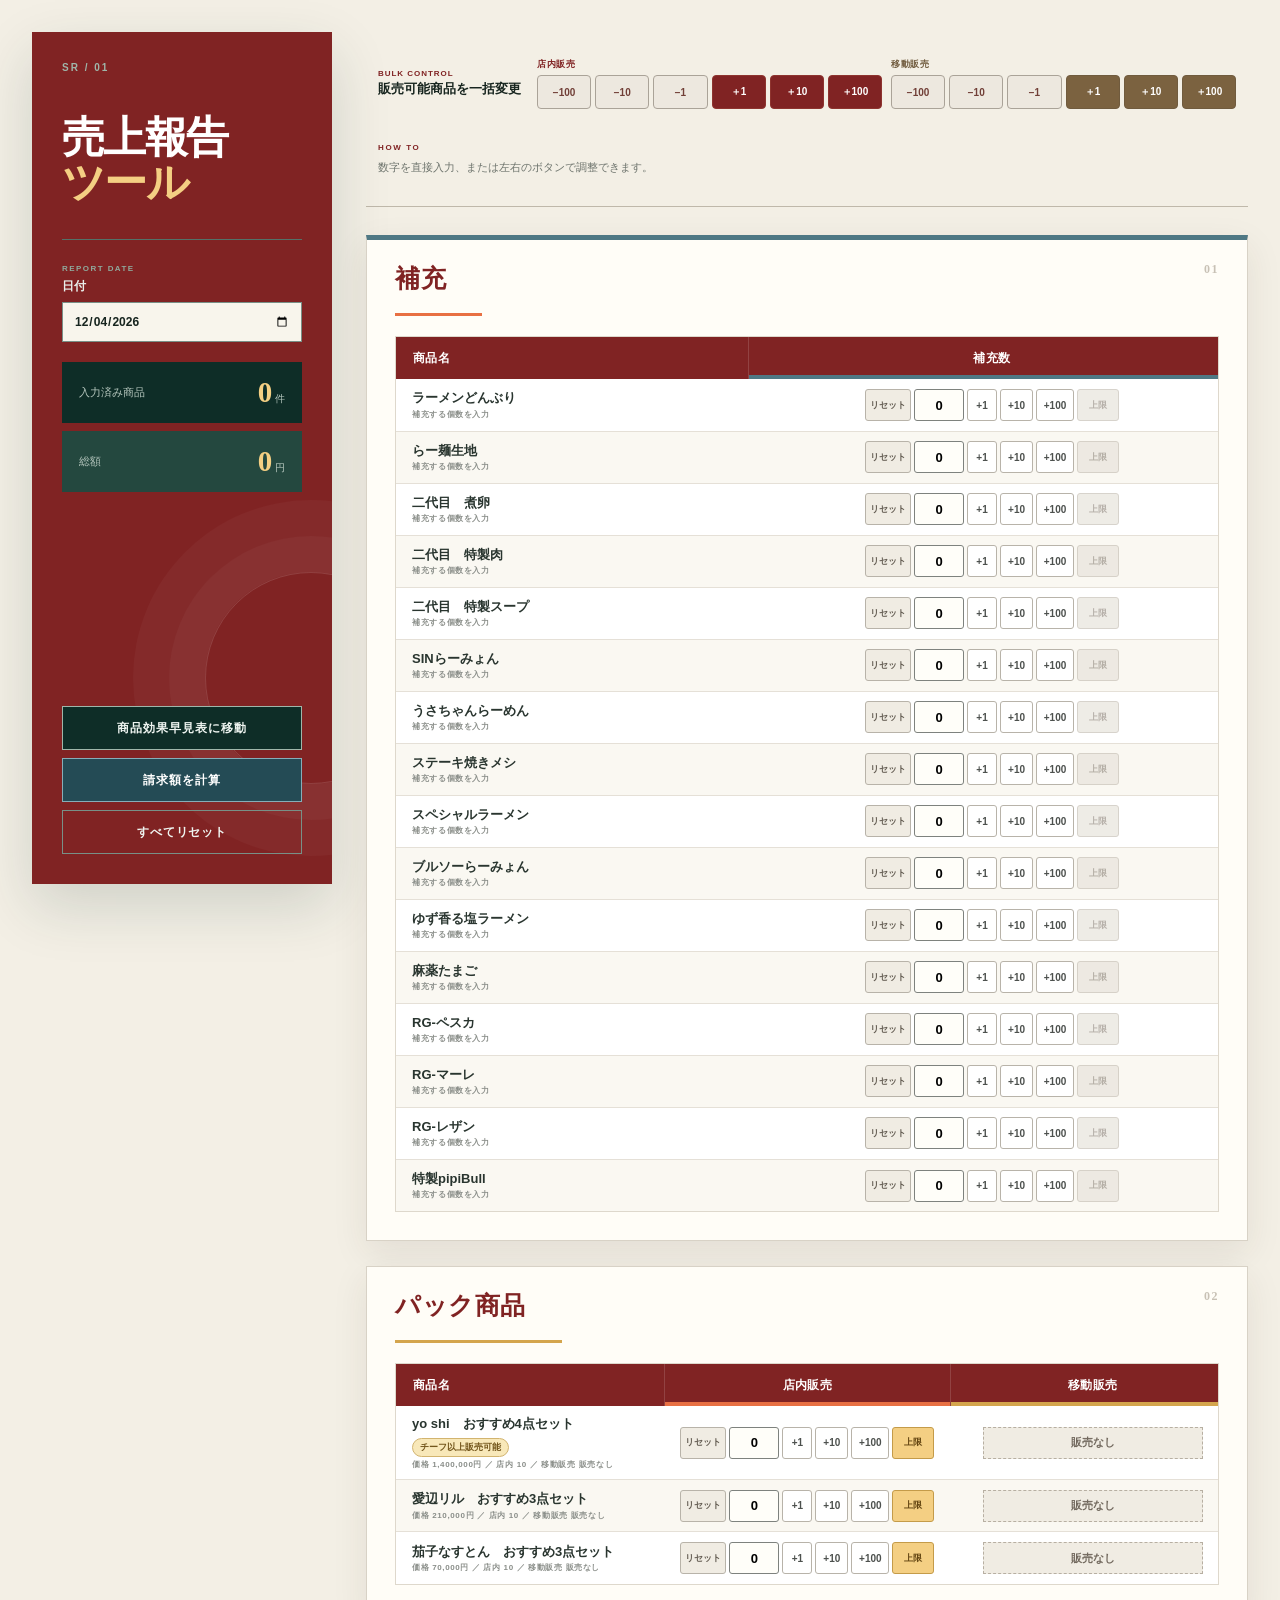
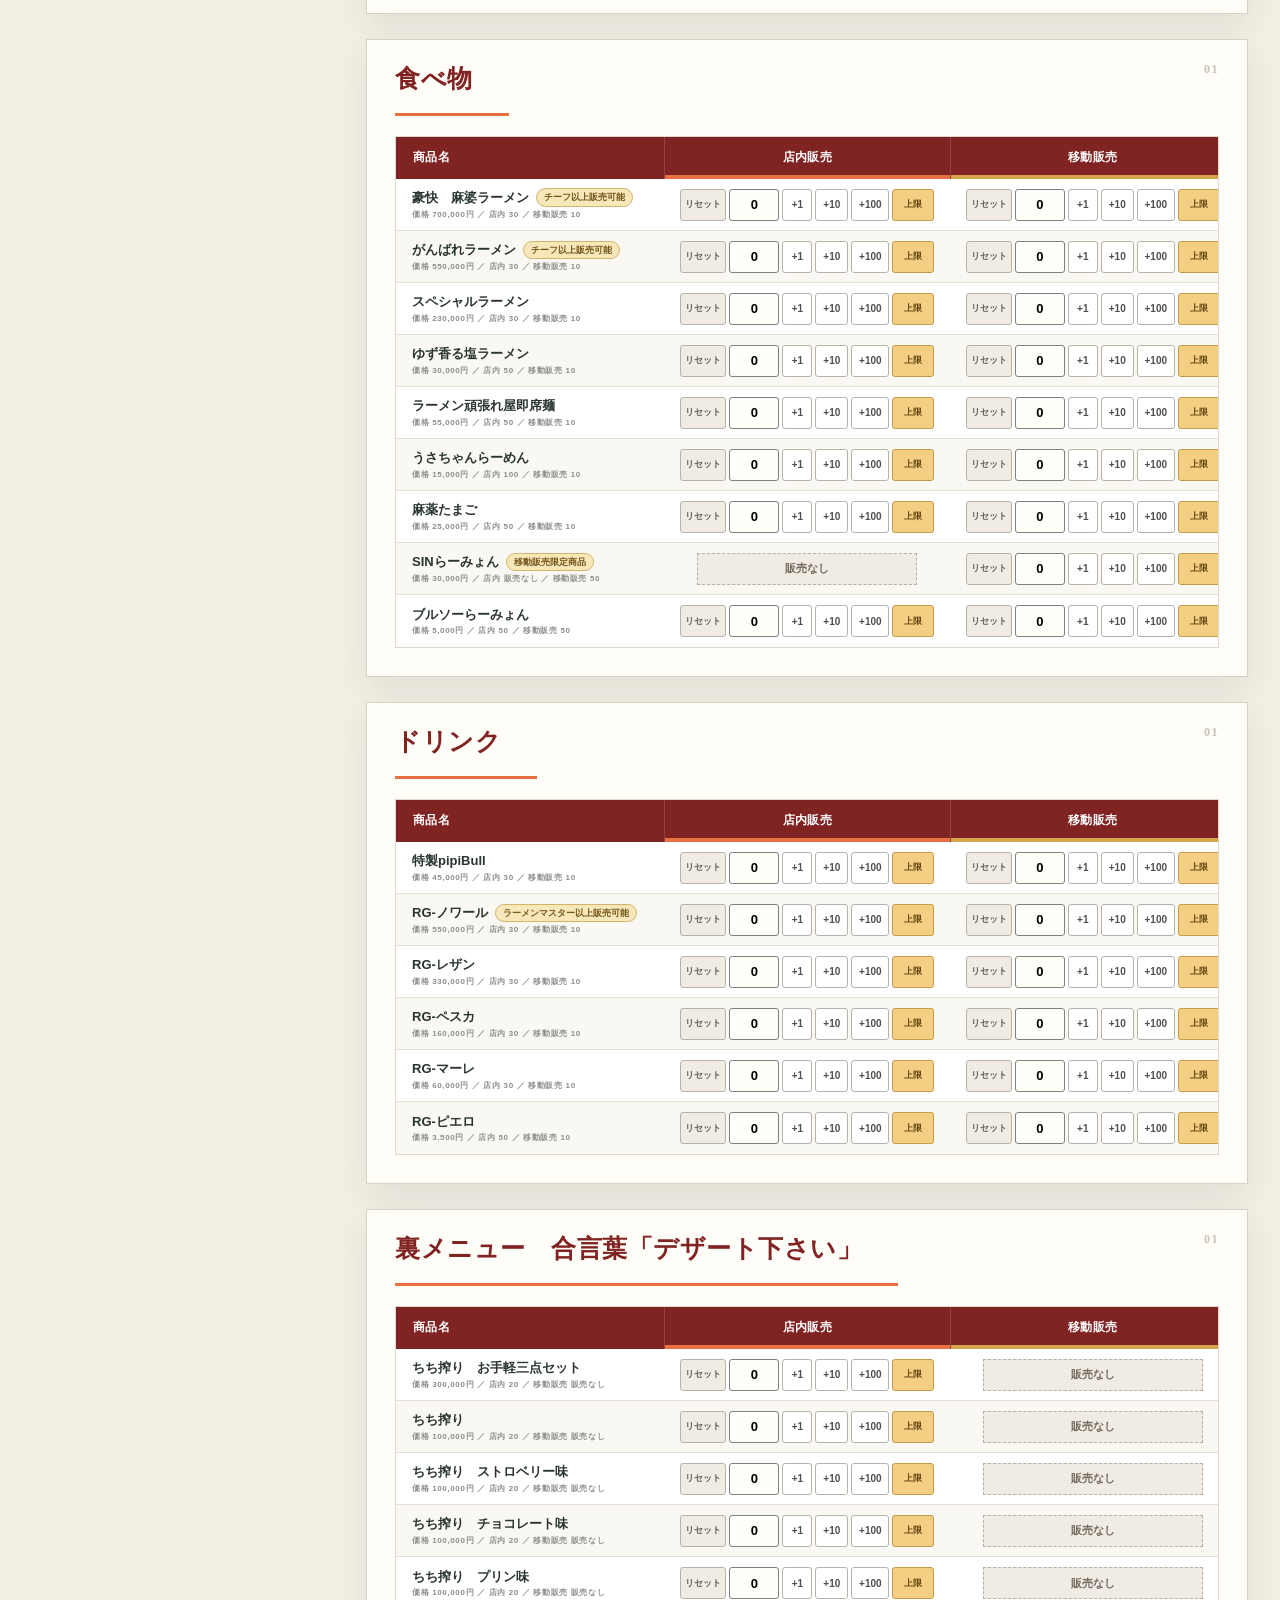
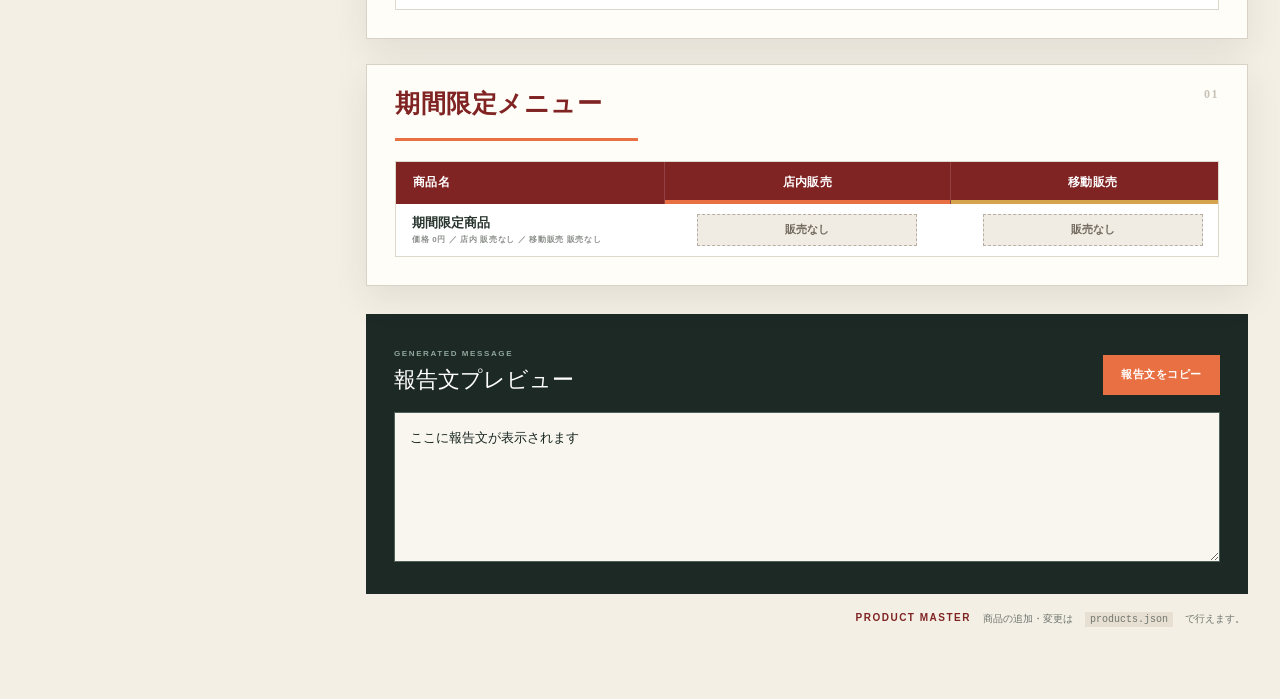
<file: index.html>
<!doctype html>
<html lang="ja">
  <head>
    <meta charset="UTF-8">
    <meta name="viewport" content="width=device-width, initial-scale=1">
    <meta name="theme-color" content="#173b33">
    <meta name="description" content="商品の販売数を入力して、報告文を作成できる売上報告ツールです。">
    <title>売上報告ツール</title>
    <link rel="icon" href="favicon.svg">
    <link rel="stylesheet" href="styles.css?v=20260919-1">
    <script src="app.js?v=20260919-2" defer></script>
  </head>
  <body>
    <main class="app-shell">
      <aside class="control-deck">
        <header class="app-header">
          <span class="brand-number">SR / 01</span>
          <h1>売上報告<br><em>ツール</em></h1>
        </header>

        <div class="report-meta">
          <label>
            <span>REPORT DATE</span>
            日付
            <input id="report-date" type="date">
          </label>
        </div>

        <div class="count-card">
          <span>入力済み商品</span>
          <p><strong id="copy-count">0</strong><small> 件</small></p>
        </div>

        <div class="total-card" aria-live="polite">
          <span>総額</span>
          <p><strong id="sales-total">0</strong><small> 円</small></p>
        </div>

        <nav class="utility-actions" aria-label="補助操作">
          <a class="effect-page-link" href="effect.html">商品効果早見表に移動</a>
          <button id="calculator-open-button" class="calculator-open-button" type="button" aria-haspopup="dialog" aria-controls="calculator-overlay" disabled>請求額を計算</button>
          <button id="reset-button" class="reset-button" type="button">すべてリセット</button>
        </nav>
      </aside>

      <section class="work-area">
        <header class="work-header">
          <div class="bulk-controls" aria-label="販売可能商品を一括加算">
            <div class="bulk-title">
              <span>BULK CONTROL</span>
              <strong>販売可能商品を一括変更</strong>
            </div>
            <div class="bulk-channel">
              <strong>店内販売</strong>
              <div class="bulk-step-buttons" aria-label="店内販売を一括変更">
                <button type="button" data-bulk-channel="inside" data-bulk-change="-100" disabled>−100</button>
                <button type="button" data-bulk-channel="inside" data-bulk-change="-10" disabled>−10</button>
                <button type="button" data-bulk-channel="inside" data-bulk-change="-1" disabled>−1</button>
                <button type="button" data-bulk-channel="inside" data-bulk-change="1" disabled>＋1</button>
                <button type="button" data-bulk-channel="inside" data-bulk-change="10" disabled>＋10</button>
                <button type="button" data-bulk-channel="inside" data-bulk-change="100" disabled>＋100</button>
              </div>
            </div>
            <div class="bulk-channel bulk-channel-mobile">
              <strong>移動販売</strong>
              <div class="bulk-step-buttons" aria-label="移動販売を一括変更">
                <button type="button" data-bulk-channel="mobile" data-bulk-change="-100" disabled>−100</button>
                <button type="button" data-bulk-channel="mobile" data-bulk-change="-10" disabled>−10</button>
                <button type="button" data-bulk-channel="mobile" data-bulk-change="-1" disabled>−1</button>
                <button type="button" data-bulk-channel="mobile" data-bulk-change="1" disabled>＋1</button>
                <button type="button" data-bulk-channel="mobile" data-bulk-change="10" disabled>＋10</button>
                <button type="button" data-bulk-channel="mobile" data-bulk-change="100" disabled>＋100</button>
              </div>
            </div>
            <small id="bulk-status" class="bulk-status" role="status"></small>
          </div>
          <p class="work-note"><span>HOW TO</span> 数字を直接入力、または左右のボタンで調整できます。</p>
        </header>

        <div id="menu-panels" class="menu-panels" aria-live="polite">
          <p class="loading">商品情報を読み込んでいます…</p>
        </div>

        <section class="report-section" aria-labelledby="report-heading">
          <div class="report-actions">
            <div>
              <span>GENERATED MESSAGE</span>
              <h2 id="report-heading">報告文プレビュー</h2>
            </div>
            <div class="copy-action">
              <span id="copy-status" role="status"></span>
              <button id="copy-button" class="copy-button" type="button">報告文をコピー</button>
            </div>
          </div>
          <textarea id="report-output" readonly>ここに報告文が表示されます</textarea>
        </section>

        <footer>
          <span>PRODUCT MASTER</span>
          商品の追加・変更は <code id="product-master-file">products.json</code> で行えます。
        </footer>
      </section>
    </main>

    <div id="calculator-overlay" class="calculator-overlay" hidden>
      <section class="calculator" role="dialog" aria-modal="true" aria-labelledby="calculator-title">
        <header class="calculator-header">
          <div>
            <span>CHECKOUT</span>
            <h2 id="calculator-title">お会計計算</h2>
          </div>
          <button id="calculator-close-button" class="calculator-close-button" type="button" aria-label="お会計計算を閉じる">×</button>
        </header>
        <p id="billing-menu-name" class="billing-menu-name"></p>
        <div id="billing-list" class="billing-list"></div>
        <div class="billing-summary" aria-live="polite">
          <div class="billing-total-area">
            <span>合計</span>
            <button id="billing-total-copy-button" class="billing-total-copy-button" type="button" aria-label="合計金額をコピー">
              <strong><span id="billing-total">0</span><small> 円</small></strong>
            </button>
            <small id="billing-copy-status" class="billing-copy-status" role="status">金額をクリックしてコピー</small>
          </div>
          <div class="billing-summary-actions">
            <button id="billing-clear-button" type="button">数量をすべてクリア</button>
            <button id="billing-apply-button" class="billing-apply-button" type="button" disabled>売り上げ報告に反映</button>
          </div>
        </div>
      </section>
    </div>
  </body>
</html>
</file>
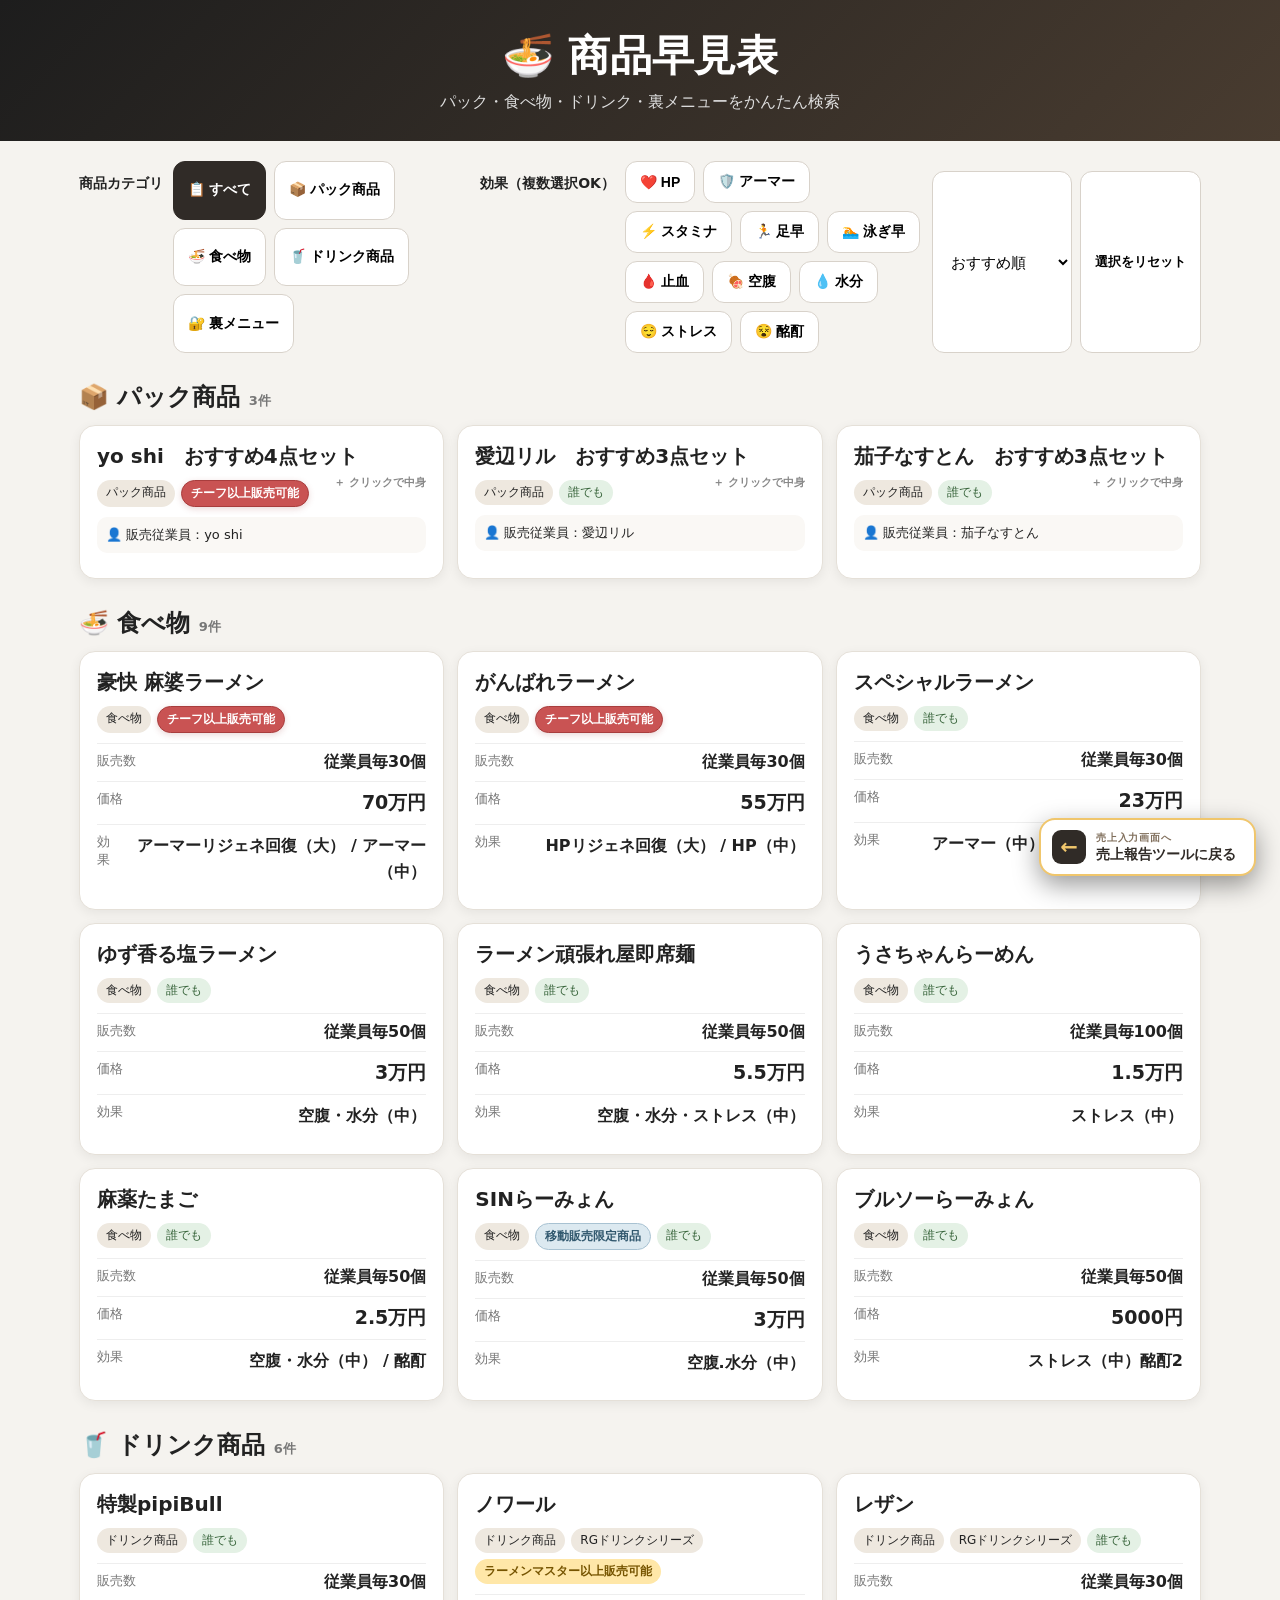
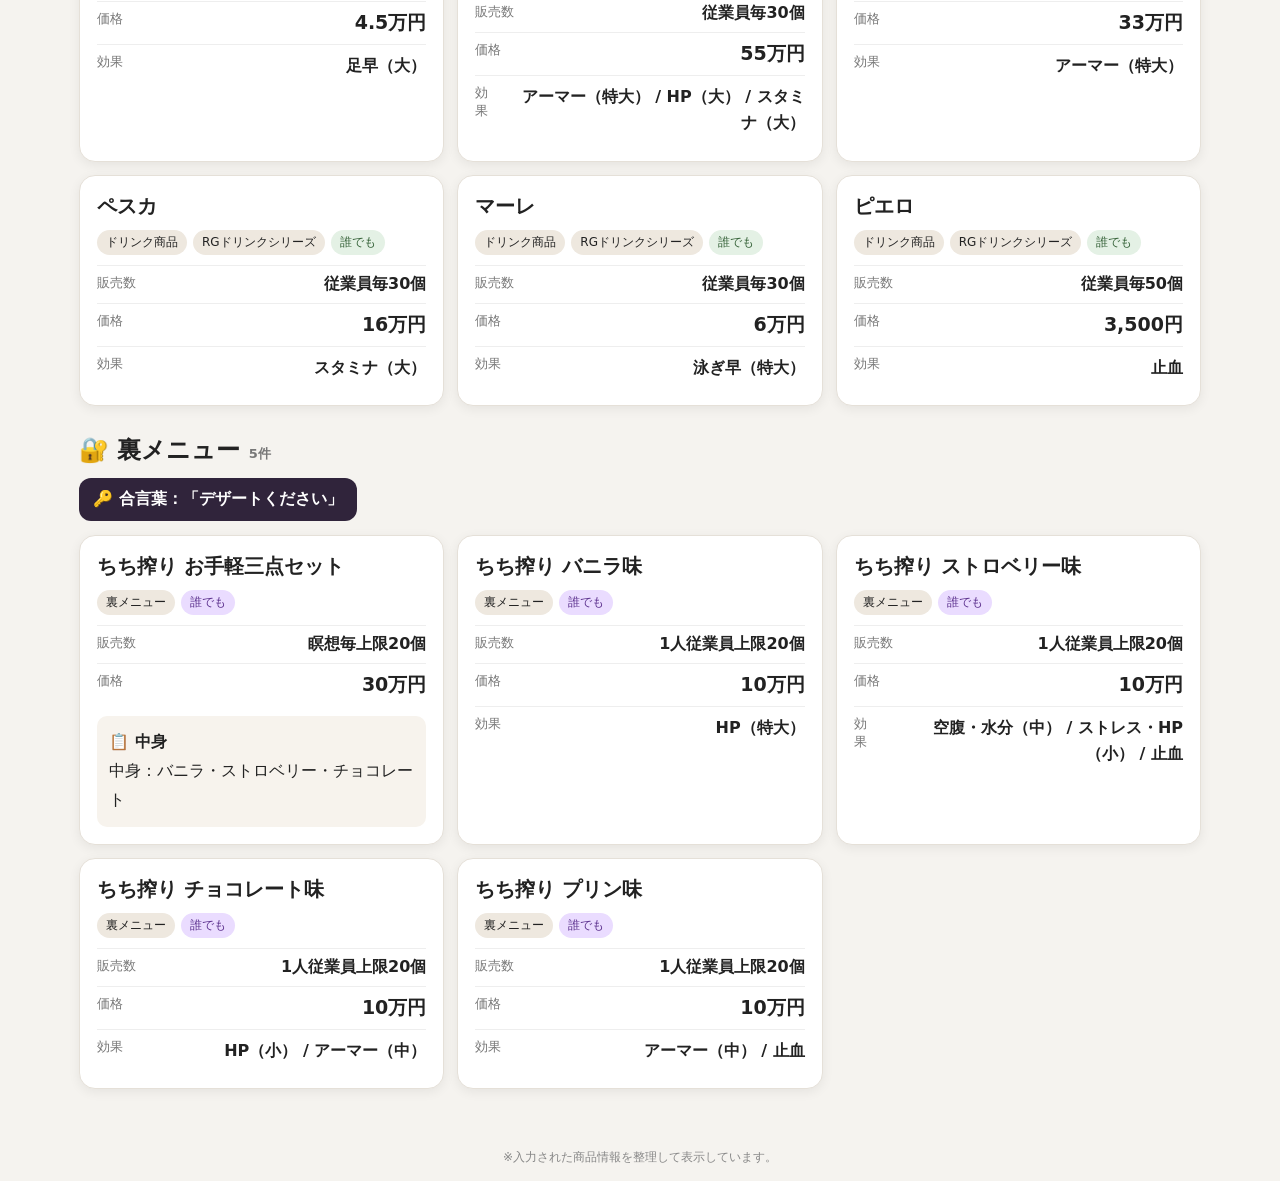
<file: effect.html>
<!doctype html>
<html lang="ja">
<head>
<meta charset="utf-8">
<meta name="viewport" content="width=device-width,initial-scale=1">
<title>商品早見表</title>
<style>
*{box-sizing:border-box}body{margin:0;font-family:system-ui,"Noto Sans JP",sans-serif;background:#f5f3ef;color:#222}
header{background:linear-gradient(135deg,#1d1d1d,#493c30);color:#fff;text-align:center;padding:28px 15px}
.back-link{position:fixed;z-index:1000;right:24px;bottom:24px;display:flex;align-items:center;gap:10px;min-height:58px;padding:9px 18px 9px 11px;border:2px solid #f0c66c;border-radius:16px;background:#fff;color:#302b27;text-align:left;text-decoration:none;box-shadow:0 9px 26px #0006;transition:transform .18s ease,background .18s ease}
.back-link:hover{background:#fff4d8;transform:translateY(-2px)}.back-link:focus-visible{outline:3px solid #302b27;outline-offset:4px}.back-link-arrow{display:grid;place-items:center;width:34px;height:34px;border-radius:9px;background:#302b27;color:#f0c66c;font-size:21px;font-weight:900}.back-link-text{display:grid;gap:1px}.back-link small{color:#806f5c;font-size:10px;font-weight:800;letter-spacing:.08em}.back-link strong{font-size:14px;white-space:nowrap}
h1{margin:0;font-size:clamp(26px,5vw,42px)}header p{margin:8px 0 0;color:#ddd}
main{max-width:1150px;margin:auto;padding:20px 14px 45px}.tools{display:flex;gap:10px;flex-wrap:wrap;margin-bottom:20px}
select{padding:12px 14px;border:1px solid #d8d2ca;border-radius:12px;background:#fff;font-size:15px}.categories{display:flex;gap:8px;flex-wrap:wrap;flex:1}.catbtn{border:1px solid #d8d2ca;background:#fff;border-radius:12px;padding:11px 14px;font-size:14px;font-weight:700;cursor:pointer}.catbtn:hover{background:#f0ece6}.catbtn.active{background:#302b27;color:#fff;border-color:#302b27}.filter-title{font-size:14px;font-weight:800;margin:14px 0 7px}.effectcats{margin-top:0}.effectcats .catbtn.active{background:#6b4f2f;border-color:#6b4f2f}
.section{margin-top:28px}.section h2{margin:0 0 12px}.count{font-size:13px;color:#777}
.grid{display:grid;grid-template-columns:repeat(auto-fit,minmax(280px,1fr));gap:13px}
.card{background:#fff;border:1px solid #e5e0d8;border-radius:16px;padding:17px;box-shadow:0 3px 12px #0001}
.name{font-size:20px;font-weight:800;margin-bottom:10px}.badges{display:flex;flex-wrap:wrap;gap:6px;margin-bottom:10px}
.badge{padding:4px 9px;border-radius:999px;background:#eee8df;font-size:12px}.chief{border:1px solid #a83d3d;background:#c95353;color:#fff;font-weight:900;box-shadow:0 2px 6px #9c3b3b33}.ramen-master{background:#ffe7a8;color:#765400;font-weight:800}.artisan{border:1px solid #984f4c;background:#b76561;color:#fff;font-weight:800;box-shadow:0 2px 6px #8a48402e}.all{background:#e4f1e5;color:#356238}
.secret{background:#eadcff;color:#5c318e}.mobile-only{border:1px solid #a8c2d2;background:#dce9f0;color:#31586e;font-weight:800}.staff{background:#faf8f5;border-radius:10px;padding:9px;margin:8px 0;font-size:13px}
.row{display:flex;justify-content:space-between;gap:12px;border-top:1px solid #eee;padding:8px 0}.label{color:#777;font-size:13px}.value{text-align:right;font-weight:700}.effect{line-height:1.7}.price{font-size:19px}.effect{line-height:1.6}
.keyword{background:#30243b;color:#fff;border-radius:12px;padding:11px 14px;margin-bottom:14px;display:inline-block;font-weight:700}
.empty{text-align:center;color:#777;padding:30px;display:none}footer{text-align:center;color:#888;font-size:12px;padding:15px}
@media(max-width:760px){.back-link{right:10px;bottom:10px;left:10px;width:auto;justify-content:center}}
@media(max-width:520px){main{padding:15px 10px 105px}.grid{grid-template-columns:1fr}}
.sortline{display:flex;gap:8px;margin-top:10px;flex-wrap:wrap}.sortline button{padding:11px 14px;border:1px solid #d8d2ca;border-radius:12px;background:#fff;font-weight:700;cursor:pointer}.sortline button:hover{background:#f0ece6}.packcard{cursor:pointer}.tap{float:right;font-size:11px;font-weight:600;color:#888;margin-top:5px}.packcontents{margin-top:10px;padding:12px;border-radius:10px;background:#f7f3ed;line-height:1.8}.packbody{display:none}.packcard.open .packbody{display:block}.packcard.open .tap{color:#765400}.packcard.open{border-color:#c8a66a}</style>
</head>
<body>
<header><h1>🍜 商品早見表</h1><p>パック・食べ物・ドリンク・裏メニューをかんたん検索</p></header>
<a class="back-link" href="index.html">
  <span class="back-link-arrow" aria-hidden="true">←</span>
  <span class="back-link-text"><small>売上入力画面へ</small><strong>売上報告ツールに戻る</strong></span>
</a>
<main>
<div class="tools">
<div class="filter-title">商品カテゴリ</div>
<div class="categories productcats">
<button type="button" class="catbtn active" data-cat="all">📋 すべて</button>
<button type="button" class="catbtn" data-cat="pack">📦 パック商品</button>
<button type="button" class="catbtn" data-cat="food">🍜 食べ物</button>
<button type="button" class="catbtn" data-cat="drink">🥤 ドリンク商品</button>
<button type="button" class="catbtn" data-cat="secret">🔐 裏メニュー</button>
</div>
<div class="filter-title">効果（複数選択OK）</div>
<div class="categories effectcats">
<button type="button" class="catbtn" data-effect="HP">❤️ HP</button>
<button type="button" class="catbtn" data-effect="アーマー">🛡️ アーマー</button>
<button type="button" class="catbtn" data-effect="スタミナ">⚡ スタミナ</button>
<button type="button" class="catbtn" data-effect="足早">🏃 足早</button>
<button type="button" class="catbtn" data-effect="泳ぎ早">🏊 泳ぎ早</button>
<button type="button" class="catbtn" data-effect="止血">🩸 止血</button>
<button type="button" class="catbtn" data-effect="空腹">🍖 空腹</button>
<button type="button" class="catbtn" data-effect="水分">💧 水分</button>
<button type="button" class="catbtn" data-effect="ストレス">😌 ストレス</button>
<button type="button" class="catbtn" data-effect="酩酊">😵 酩酊</button>
</div>
<div class="sortline"><select id="sort"><option value="default">おすすめ順</option><option value="asc">価格が安い順</option><option value="desc">価格が高い順</option></select><button type="button" id="clear">選択をリセット</button></div>
</div>
<section class="section"><h2>📦 パック商品 <span class="count" id="pc"></span></h2><div class="grid" id="pack"></div></section>
<section class="section"><h2>🍜 食べ物 <span class="count" id="fc"></span></h2><div class="grid" id="food"></div></section>
<section class="section"><h2>🥤 ドリンク商品 <span class="count" id="dc"></span></h2><div class="grid" id="drink"></div></section>
<section class="section"><h2>🔐 裏メニュー <span class="count" id="sc"></span></h2>
<div class="keyword">🔑 合言葉：「デザートください」</div>
<div class="grid" id="secret"></div></section>
<div class="empty" id="empty">該当する商品がありません。</div>
</main>
<footer>※入力された商品情報を整理して表示しています。</footer>

<script>
const items=[
{c:"pack",n:"yo shi　おすすめ4点セット",p:1400000,pt:"140万円",q:"瞑想毎10個",co:"チーフ以上販売可能",st:"yo shi",e:"",contents:"豪快 麻婆ラーメン ×1 / がんばれラーメン ×1 / ペスカ ×1 / ピエロ ×8"},
{c:"pack",n:"愛辺リル　おすすめ3点セット",p:210000,pt:"21万円",q:"瞑想毎10個",co:"誰でも",st:"愛辺リル",e:"",contents:"うさちゃんらーめん ×1 / 特製pipiBull ×1 / ペスカ ×1"},
{c:"pack",n:"茄子なすとん　おすすめ3点セット",p:70000,pt:"7万円",q:"瞑想毎10個",co:"誰でも",st:"茄子なすとん",e:"",contents:"ゆず香る塩ラーメン ×1 / うさちゃんらーめん ×1 / 麻薬たまご ×1"},
{c:"food",n:"豪快 麻婆ラーメン",p:700000,pt:"70万円",q:"従業員毎30個",co:"チーフ以上販売可能",e:"アーマーリジェネ回復（大） / アーマー（中）"},
{c:"food",n:"がんばれラーメン",p:550000,pt:"55万円",q:"従業員毎30個",co:"チーフ以上販売可能",e:"HPリジェネ回復（大） / HP（中）"},
{c:"food",n:"スペシャルラーメン",p:230000,pt:"23万円",q:"従業員毎30個",co:"誰でも",e:"アーマー（中） / HP（中） / 止血"},
{c:"food",n:"ゆず香る塩ラーメン",p:30000,pt:"3万円",q:"従業員毎50個",co:"誰でも",e:"空腹・水分（中）"},
{c:"food",n:"ラーメン頑張れ屋即席麺",p:55000,pt:"5.5万円",q:"従業員毎50個",co:"誰でも",e:"空腹・水分・ストレス（中）"},
{c:"food",n:"うさちゃんらーめん",p:15000,pt:"1.5万円",q:"従業員毎100個",co:"誰でも",e:"ストレス（中）"},
{c:"food",n:"麻薬たまご",p:25000,pt:"2.5万円",q:"従業員毎50個",co:"誰でも",e:"空腹・水分（中） / 酩酊"},
{c:"food",n:"SINらーみょん",p:30000,pt:"3万円",q:"従業員毎50個",co:"誰でも",tag:"移動販売限定商品",e:"空腹.水分（中）"},
{c:"food",n:"ブルソーらーみょん",p:5000,pt:"5000円",q:"従業員毎50個",co:"誰でも",e:"ストレス（中）酩酊2"},
{c:"drink",n:"特製pipiBull",p:45000,pt:"4.5万円",q:"従業員毎30個",co:"誰でも",e:"足早（大）"},
{c:"drink",n:"ノワール",p:550000,pt:"55万円",q:"従業員毎30個",co:"ラーメンマスター以上販売可能",tag:"RGドリンクシリーズ",e:"アーマー（特大） / HP（大） / スタミナ（大）"},
{c:"drink",n:"レザン",p:330000,pt:"33万円",q:"従業員毎30個",co:"誰でも",tag:"RGドリンクシリーズ",e:"アーマー（特大）"},
{c:"drink",n:"ペスカ",p:160000,pt:"16万円",q:"従業員毎30個",co:"誰でも",tag:"RGドリンクシリーズ",e:"スタミナ（大）"},
{c:"drink",n:"マーレ",p:60000,pt:"6万円",q:"従業員毎30個",co:"誰でも",tag:"RGドリンクシリーズ",e:"泳ぎ早（特大）"},
{c:"drink",n:"ピエロ",p:3500,pt:"3,500円",q:"従業員毎50個",co:"誰でも",tag:"RGドリンクシリーズ",e:"止血"},
{c:"secret",n:"ちち搾り お手軽三点セット",p:300000,pt:"30万円",q:"瞑想毎上限20個",co:"誰でも",e:"",contents:"中身：バニラ・ストロベリー・チョコレート"},
{c:"secret",n:"ちち搾り バニラ味",p:100000,pt:"10万円",q:"1人従業員上限20個",co:"誰でも",e:"HP（特大）"},
{c:"secret",n:"ちち搾り ストロベリー味",p:100000,pt:"10万円",q:"1人従業員上限20個",co:"誰でも",e:"空腹・水分（中） / ストレス・HP（小） / 止血"},
{c:"secret",n:"ちち搾り チョコレート味",p:100000,pt:"10万円",q:"1人従業員上限20個",co:"誰でも",e:"HP（小） / アーマー（中）"},
{c:"secret",n:"ちち搾り プリン味",p:100000,pt:"10万円",q:"1人従業員上限20個",co:"誰でも",e:"アーマー（中） / 止血"}
];
const labels={pack:"パック商品",food:"食べ物",drink:"ドリンク商品",secret:"裏メニュー"};
function effectDetails(e){
const tags=[
["HP","❤️ HP"],["アーマー","🛡️ アーマー"],["スタミナ","⚡ スタミナ"],
["足早","🏃 足早"],["泳ぎ早","🏊 泳ぎ早"],["止血","🩸 止血"],
["空腹","🍖 空腹"],["水分","💧 水分"],["ストレス","😌 ストレス"],["酩酊","😵 酩酊"]
];
return tags.filter(([key])=>e.includes(key)).map(([key,label])=>{
 const pos=e.indexOf(key);
 const tail=e.slice(pos+key.length);
 const m=tail.match(/^（[^）]+）/);
 return `<span class="badge">${label}${m?" "+m[0]:""}</span>`;
}).join("");
}
function card(x){
const body=`<div class="row"><span class="label">販売数</span><span class="value">${x.q}</span></div><div class="row"><span class="label">価格</span><span class="value price">${x.pt}</span></div>${x.e?`<div class="row"><span class="label">効果</span><span class="value effect">${x.e}</span></div>`:""}${x.contents?`<div class="packcontents"><b>📋 中身</b><div>${x.contents.replaceAll(" / ","<br>")}</div></div>`:""}`;
return `<article class="card ${x.c==="pack"?"packcard":""}" ${x.c==="pack"?'onclick="this.classList.toggle(\'open\')"':""}><div class="name">${x.n}${x.c==="pack"?'<span class="tap">＋ クリックで中身</span>':""}</div><div class="badges"><span class="badge">${labels[x.c]}</span>${x.tag?`<span class="badge ${x.tag==="移動販売限定商品"?"mobile-only":""}">${x.tag}</span>`:""}<span class="badge ${x.co.startsWith("ラーメンマスター")?"ramen-master":x.co.startsWith("職人")?"artisan":x.co.startsWith("チーフ")?"chief":x.c==="secret"?"secret":"all"}">${x.co}</span></div>${x.st?`<div class="staff">👤 販売従業員：${x.st}</div>`:""}${x.c==="pack"?`<div class="packbody">${body}</div>`:body}</article>`;
}
function render(){
  const activeCat=document.querySelector(".productcats .catbtn.active");
  const cat=activeCat ? activeCat.dataset.cat : "all";
  const effects=[...document.querySelectorAll(".effectcats .catbtn.active")].map(b=>b.dataset.effect);
  const sort=document.getElementById("sort").value;
  let list=items.filter(x=>{
    if(cat!=="all" && x.c!==cat) return false;
    return effects.every(e=>String(x.e||"").includes(e));
  });
  if(sort==="asc") list.sort((a,b)=>a.p-b.p);
  if(sort==="desc") list.sort((a,b)=>b.p-a.p);
  ["pack","food","drink","secret"].forEach(k=>{
    const z=list.filter(x=>x.c===k);
    document.getElementById(k).innerHTML=z.map(card).join("");
    const id=k==="pack"?"pc":k==="food"?"fc":k==="drink"?"dc":"sc";
    document.getElementById(id).textContent=z.length+"件";
  });
  document.getElementById("empty").style.display=list.length?"none":"block";
}
document.querySelectorAll(".productcats .catbtn").forEach(btn=>{
  btn.addEventListener("click",()=>{
    document.querySelectorAll(".productcats .catbtn").forEach(b=>b.classList.remove("active"));
    btn.classList.add("active");
    render();
  });
});
document.querySelectorAll(".effectcats .catbtn").forEach(btn=>{
  btn.addEventListener("click",()=>{
    btn.classList.toggle("active");
    render();
  });
});
document.getElementById("sort").addEventListener("change",render);
document.getElementById("clear").addEventListener("click",()=>{
  document.querySelectorAll(".productcats .catbtn").forEach(b=>b.classList.remove("active"));
  document.querySelector('.productcats .catbtn[data-cat="all"]').classList.add("active");
  document.querySelectorAll(".effectcats .catbtn").forEach(b=>b.classList.remove("active"));
  document.getElementById("sort").value="default";
  render();
});
render();
</script>
</body></html>
</file>
<file: styles.css>
:root {
  --paper: #f3efe5;
  --paper-deep: #e8e1d2;
  --card: #fffdf7;
  --ink: #17251f;
  --muted: #6f756e;
  --red: #802323;
  /* #173b33 */
  --red-soft: #000000;
  /* #dce8df */
  --orange: #e87043;
  --gold: #d4a54d;
  --blue: #4f7884;
  --line: #d8d2c6;
}

* { box-sizing: border-box; }
html { background: var(--paper); }

body {
  margin: 0;
  min-width: 320px;
  background:
    linear-gradient(90deg, transparent 49.9%, #ded8ca 50%, transparent 50.1%) 0 0 / 25% 100%,
    var(--paper);
  color: var(--ink);
  font-family: Arial, "Yu Gothic", "Hiragino Kaku Gothic ProN", sans-serif;
}

button, input, textarea { font: inherit; }
button { cursor: pointer; }

.app-shell {
  width: min(100%, 1600px);
  min-height: 100vh;
  margin: 0 auto;
  padding: 32px;
  display: grid;
  grid-template-columns: 300px minmax(0, 1fr);
  gap: 34px;
}

.control-deck {
  position: sticky;
  top: 24px;
  height: calc(100vh - 48px);
  min-height: 720px;
  padding: 30px;
  display: flex;
  flex-direction: column;
  overflow: hidden;
  background: var(--red);
  color: #fff;
  box-shadow: 0 22px 55px #173b3329;
}

.control-deck::before {
  content: "";
  position: absolute;
  right: -85px;
  bottom: 100px;
  width: 210px;
  height: 210px;
  border: 1px solid #ffffff22;
  border-radius: 50%;
  box-shadow: 0 0 0 36px #ffffff08, 0 0 0 72px #ffffff08;
}

.app-header { position: relative; z-index: 1; }
.brand-number { display: block; color: #9fb6aa; font-size: 10px; font-weight: 800; letter-spacing: .2em; }
.app-header h1 { margin: 42px 0 0; color: #fff; font: 600 43px/1.05 Georgia, "Yu Mincho", serif; letter-spacing: -.04em; }
.app-header h1 em { color: #f4cf83; font-style: normal; }

.report-meta {
  position: relative;
  z-index: 1;
  margin-top: 34px;
  padding-top: 24px;
  display: grid;
  gap: 17px;
  border-top: 1px solid #547168;
}

.report-meta label { color: #e9efeb; font-size: 12px; font-weight: 700; }
.report-meta label > span { display: block; margin-bottom: 5px; color: #8fa99c; font-size: 8px; letter-spacing: .18em; }
.report-meta input {
  width: 100%;
  height: 40px;
  margin-top: 7px;
  padding: 0 11px;
  border: 1px solid #789087;
  border-radius: 0;
  outline: none;
  background: #f8f5ec;
  color: var(--ink);
}
.report-meta input:focus { border-color: #f4cf83; box-shadow: 0 0 0 3px #f4cf8325; }

.count-card,
.total-card {
  position: relative;
  z-index: 1;
  margin-top: 20px;
  padding: 14px 17px;
  display: flex;
  align-items: center;
  justify-content: space-between;
  background: #0e2d27;
}
.total-card { margin-top: 8px; background: #24483f; }
.count-card > span,
.total-card > span { color: #b6c7be; font-size: 11px; }
.count-card p,
.total-card p { margin: 0; }
.count-card strong,
.total-card strong { color: #f4cf83; font: 600 29px Georgia, serif; }
.count-card small,
.total-card small { color: #b6c7be; font-size: 10px; }

.utility-actions {
  position: relative;
  z-index: 1;
  margin-top: auto;
  padding-top: 24px;
  display: grid;
  gap: 8px;
}

.effect-page-link,
.calculator-open-button,
.reset-button {
  position: relative;
  z-index: 1;
  width: 100%;
  min-height: 44px;
  border: 1px solid #789087;
  background: transparent;
  color: #eff5f1;
  font-size: 12px;
  font-weight: 800;
  letter-spacing: .08em;
  text-decoration: none;
}
.effect-page-link {
  display: grid;
  place-items: center;
  border-color: #9fb6aa;
  background: #0e2d27;
  color: #eff5f1;
}
.effect-page-link:hover { border-color: #f4cf83; color: #f4cf83; }
.calculator-open-button {
  border-color: #86aeb8;
  background: #244b55;
  color: #fff;
}
.calculator-open-button:hover { border-color: #bce8f1; background: #2d5d68; }
.calculator-open-button:disabled { cursor: not-allowed; opacity: .6; }
.reset-button:hover { border-color: #f4cf83; color: #f4cf83; }

.calculator-overlay {
  position: fixed;
  inset: 0;
  z-index: 2000;
  padding: 20px;
  display: grid;
  place-items: center;
  background: #0b1712b8;
  backdrop-filter: blur(4px);
}
.calculator-overlay[hidden] { display: none; }
.calculator {
  width: min(100%, 760px);
  max-height: calc(100dvh - 40px);
  padding: 18px;
  display: flex;
  flex-direction: column;
  border: 1px solid #ffffff33;
  border-radius: 18px;
  background: #17251f;
  color: #fff;
  box-shadow: 0 24px 70px #0008;
}
.calculator-header { margin-bottom: 14px; display: flex; align-items: center; justify-content: space-between; }
.calculator-header span { color: #8fa99c; font-size: 8px; font-weight: 800; letter-spacing: .2em; }
.calculator-header h2 { margin: 0; color: #f4cf83; font: 600 24px Georgia, "Yu Mincho", serif; }
.calculator-close-button {
  width: 40px;
  height: 40px;
  border: 1px solid #789087;
  border-radius: 50%;
  background: transparent;
  color: #fff;
  font-size: 24px;
  line-height: 1;
}
.calculator-close-button:hover { border-color: #f4cf83; color: #f4cf83; }
.billing-menu-name { margin: 0 0 10px; color: #dce8df; font-size: 12px; font-weight: 700; }
.billing-list { min-height: 120px; overflow-y: auto; border: 1px solid #52645d; background: #f8f5ec; color: var(--ink); }
.billing-group h3 { margin: 0; padding: 10px 14px; position: sticky; top: 0; z-index: 1; background: #dce8df; color: #173b33; font-size: 13px; }
.billing-item {
  min-height: 68px;
  padding: 10px 14px;
  display: grid;
  grid-template-columns: minmax(0, 1fr) 190px 120px;
  align-items: center;
  gap: 14px;
  border-bottom: 1px solid #ded8cc;
  background: #fff;
}
.billing-group .billing-item:nth-child(odd) { background: #faf8f2; }
.billing-product { min-width: 0; }
.billing-product strong { display: block; overflow-wrap: anywhere; font-size: 13px; }
.billing-product small { display: block; margin-top: 4px; color: var(--muted); font-size: 10px; }
.billing-product-meta { margin-top: 7px; display: flex; flex-wrap: wrap; gap: 4px 10px; }
.billing-product-meta span { padding: 3px 6px; border-radius: 4px; background: #eee9df; color: #6c655b; font-size: 9px; }
.billing-product-meta b { color: #2f463c; }
.billing-quantity { display: grid; gap: 5px; }
.billing-step-row { display: grid; grid-template-columns: repeat(3, 1fr); gap: 4px; }
.billing-quantity button,
.billing-quantity input { width: 100%; height: 34px; border: 1px solid #aaa49a; border-radius: 6px; }
.billing-quantity button { background: #e7e0d2; color: var(--ink); font-size: 11px; font-weight: 900; }
.billing-step-row.decrease button { background: #eee8df; color: #70463a; }
.billing-step-row.increase button { background: #dce8df; color: #24523e; }
.billing-quantity .billing-limit-button { height: 32px; border-color: #c49b49; background: #f4cf83; color: #5f4213; }
.billing-quantity .billing-limit-button strong { font-weight: 900; }
.billing-quantity .billing-limit-button:hover:not(:disabled) { border-color: #9f7223; background: #ffe2a5; color: #4f350b; }
.billing-quantity .billing-limit-button:disabled { border-color: #c7c1b7; background: #e8e4dc; color: #8c867c; cursor: not-allowed; opacity: .7; }
.billing-quantity button:hover { border-color: var(--orange); background: #fff0e6; }
.billing-quantity input { padding: 2px; background: #fff; text-align: center; font-size: 14px; font-weight: 800; appearance: textfield; }
.billing-quantity input::-webkit-inner-spin-button,
.billing-quantity input::-webkit-outer-spin-button { appearance: none; margin: 0; }
.billing-line-total { color: var(--red); text-align: right; font-size: 14px; }
.billing-summary { margin-top: 12px; display: flex; align-items: center; justify-content: space-between; gap: 16px; }
.billing-total-area > span { display: block; color: #b6c7be; font-size: 10px; font-weight: 700; }
.billing-total-copy-button { margin-top: 3px; padding: 2px 8px 2px 0; border: 0; border-bottom: 1px dashed #f4cf83; background: transparent; text-align: left; }
.billing-total-copy-button:hover { background: #ffffff0d; }
.billing-total-copy-button strong { display: block; color: #f4cf83; font: 700 32px Georgia, serif; }
.billing-summary small { font: 700 11px Arial, sans-serif; }
.billing-copy-status { min-height: 15px; margin-top: 5px; display: block; color: #b6c7be; font-size: 9px !important; }
.billing-summary button { min-height: 42px; padding: 0 15px; border: 1px solid #789087; background: transparent; color: #fff; font-size: 11px; font-weight: 800; }
.billing-summary .billing-total-copy-button { min-height: 0; padding: 2px 8px 2px 0; border: 0; border-bottom: 1px dashed #f4cf83; color: #f4cf83; }
.billing-summary button:hover { border-color: #f4cf83; color: #f4cf83; }
.billing-summary-actions { display: flex; gap: 8px; }
.billing-summary .billing-apply-button { border-color: #f4cf83; background: #f4cf83; color: #173b33; }
.billing-summary .billing-apply-button:hover:not(:disabled) { background: #ffe0a0; color: #173b33; }
.billing-summary button:disabled { cursor: not-allowed; opacity: .5; }
.billing-quantity button:focus-visible,
.billing-quantity input:focus-visible,
.billing-summary button:focus-visible,
.calculator-close-button:focus-visible { outline: 3px solid #f4cf83; outline-offset: 2px; }
body.calculator-is-open { overflow: hidden; }

.work-area { min-width: 0; padding: 18px 0 40px; }

.work-header {
  min-height: 82px;
  padding: 8px 12px 30px;
  display: flex;
  align-items: flex-start;
  justify-content: flex-start;
  flex-direction: column;
  gap: 12px;
  border-bottom: 1px solid #bfb8aa;
}
.work-header p { margin: 0 0 7px; color: var(--orange); font-size: 9px; font-weight: 800; letter-spacing: .22em; }
.work-header h2 { margin: 0; font: 600 clamp(30px, 4vw, 50px)/1 Georgia, "Yu Mincho", serif; letter-spacing: -.04em; }
.work-header .work-note { max-width: 320px; margin: 0; color: var(--muted); font-size: 11px; font-weight: 500; letter-spacing: 0; line-height: 1.65; }
.work-note span { display: block; margin-bottom: 4px; color: var(--red); font-size: 8px; font-weight: 800; letter-spacing: .2em; }
.bulk-controls {
  width: 100%;
  margin-right: auto;
  display: grid;
  grid-template-columns: 150px minmax(270px, 1fr) minmax(270px, 1fr);
  align-items: center;
  gap: 7px 9px;
}
.bulk-title { align-self: center; display: grid; gap: 2px; }
.bulk-title span { color: var(--red); font-size: 8px; font-weight: 900; letter-spacing: .12em; }
.bulk-title strong { color: var(--ink); font-size: 13px; white-space: nowrap; }
.bulk-channel { display: grid; gap: 4px; }
.bulk-channel > strong { color: var(--red); font-size: 9px; letter-spacing: .08em; }
.bulk-channel-mobile > strong { color: #705b3e; }
.bulk-step-buttons { display: grid; grid-template-columns: repeat(6, minmax(36px, 1fr)); gap: 4px; }
.bulk-step-buttons button {
  min-height: 34px;
  padding: 4px 3px;
  border: 1px solid #aaa398;
  border-radius: 4px;
  background: #ede8df;
  color: #713f37;
  font-size: 10px;
  font-weight: 900;
}
.bulk-step-buttons button:nth-child(n+4) { border-color: #8e342f; background: var(--red); color: #fff; }
.bulk-channel-mobile .bulk-step-buttons button:nth-child(n+4) { border-color: #705b3e; background: #7b6240; }
.bulk-step-buttons button:hover:not(:disabled) { filter: brightness(1.12); }
.bulk-step-buttons button:disabled { cursor: not-allowed; opacity: .45; }
.bulk-step-buttons button:focus-visible { outline: 3px solid #e9b85f; outline-offset: 2px; }
.bulk-status { min-height: 13px; grid-column: 1 / -1; color: #4c675b; font-size: 9px; font-weight: 800; }

.menu-panels { padding-top: 28px; display: grid; gap: 25px; }

.menu-panel {
  position: relative;
  min-width: 0;
  padding: 0 28px 28px;
  border: 1px solid var(--line);
  background: var(--card);
  box-shadow: 0 12px 34px #3b332416;
}

.menu-panel::before {
  content: "01";
  position: absolute;
  top: 22px;
  right: 28px;
  color: #c8c1b5;
  font: 700 12px Georgia, serif;
  letter-spacing: .12em;
}
.menu-panel:nth-child(2)::before { content: "02"; }

.menu-panel h2 {
  width: fit-content;
  margin: 0 0 20px;
  padding: 22px 36px 18px 0;
  border-bottom: 3px solid var(--orange);
  color: var(--red);
  font: 600 25px Georgia, "Yu Mincho", serif;
  letter-spacing: .02em;
}
.menu-panel:nth-child(2) h2 { border-bottom-color: var(--gold); }

.table-scroll { overflow-x: auto; border: 1px solid #ded8cc; }
.menu-table { width: 100%; min-width: 840px; border-collapse: collapse; table-layout: fixed; background: #fff; }
.menu-table th { height: 42px; padding: 8px 6px; border-right: 1px solid #ffffff24; background: var(--red); color: #fff; text-align: center; font-size: 12px; letter-spacing: .03em; }
.menu-table th:first-child { width: 32%; text-align: left; padding-left: 17px; }
.menu-table th:not(:first-child) { width: 34%; }
.menu-table th:nth-child(2) { box-shadow: inset 0 -4px var(--orange); }
.menu-table th:nth-child(3) { box-shadow: inset 0 -4px var(--gold); }
.replenishment-panel { border-top: 5px solid var(--blue); }
.replenishment-table th:first-child { width: 42%; }
.replenishment-table th:not(:first-child) { width: 58%; }
.replenishment-table th:nth-child(2) { box-shadow: inset 0 -4px var(--blue); }

.menu-table td { height: 52px; padding: 9px 12px; border-bottom: 1px solid #e5e0d7; background: #fff; vertical-align: middle; }
.menu-table tr:nth-child(even) td { background: #faf8f2; }
.menu-table tr:last-child td { border-bottom: 0; }
.product-name { padding-left: 16px !important; color: #29352f; font-size: 13px; font-weight: 800; line-height: 1.35; overflow-wrap: anywhere; }
.product-name small { display: block; margin-top: 3px; color: #8a8e89; font-size: 8px; font-weight: 700; letter-spacing: .08em; }
.product-title-line { display: flex; align-items: center; flex-wrap: wrap; gap: 5px 7px; }
.product-tag { display: inline-block; padding: 3px 7px; border: 1px solid #d2b46f; border-radius: 999px; background: #f8e8b9; color: #73561c; font-size: 9px; font-weight: 900; line-height: 1.2; }

.counter {
  width: min(100%, 260px);
  margin: 0 auto;
  display: grid;
  grid-template-columns: 46px minmax(42px, 50px) 30px 33px 38px 42px;
  justify-content: center;
  align-items: stretch;
  gap: 3px;
}
.counter button {
  height: 32px;
  padding: 0;
  border: 1px solid #b8b3a9;
  border-radius: 3px;
  background: #fff;
  color: #4d514e;
  font-size: 10px;
  font-weight: 800;
}
.counter button:hover { border-color: var(--orange); background: #fff3e9; color: #a33e19; }
.counter .counter-reset { background: #f0ece3; color: #655e54; font-size: 9px; }
.counter .counter-reset:hover { border-color: var(--red); background: var(--red-soft); color: var(--red); }
.counter .counter-limit { border-color: #c49b49; background: #f4cf83; color: #654713; font-size: 9px; }
.counter .counter-limit:hover:not(:disabled) { border-color: #9f7223; background: #ffe2a5; color: #4f350b; }
.counter .counter-limit:disabled { border-color: #c7c1b7; background: #e8e4dc; color: #999187; cursor: not-allowed; opacity: .7; }
.counter button:focus-visible, .counter input:focus-visible { outline: 3px solid #e9b85f; outline-offset: 1px; }
.counter input {
  width: 100%;
  height: 32px;
  padding: 2px;
  border: 1px solid #7e827e;
  border-radius: 3px;
  background: #fffef9;
  text-align: center;
  font-size: 13px;
  font-weight: 800;
  appearance: textfield;
}
.counter input::-webkit-inner-spin-button, .counter input::-webkit-outer-spin-button { appearance: none; margin: 0; }
.counter-note {
  width: min(100%, 220px);
  min-height: 32px;
  margin: 0 auto;
  padding: 6px 10px;
  display: grid;
  place-items: center;
  border: 1px dashed #b7afa2;
  background: #f0ece3;
  color: #71685d;
  text-align: center;
  font-size: 11px;
  font-weight: 800;
}

.loading, .error-message {
  min-height: 150px;
  margin: 0;
  padding: 58px 24px;
  border: 1px solid var(--line);
  background: var(--card);
  text-align: center;
}
.error-message { color: #a12f1c; background: #fff0ea; }
.error-message strong { display: block; color: #7e2d1d; }
.error-message p { margin: 10px 0 18px; color: #755f58; font-size: 12px; font-weight: 500; }
.file-load-button {
  width: fit-content;
  margin: 0 auto;
  padding: 10px 16px;
  display: block;
  background: var(--red);
  color: #fff;
  font-size: 12px;
  font-weight: 800;
  cursor: pointer;
}
.file-load-button input { position: absolute; width: 1px; height: 1px; overflow: hidden; opacity: 0; }

.report-section {
  margin-top: 28px;
  padding: 28px;
  background: #1d2925;
  color: #fff;
}
.report-actions { margin-bottom: 17px; display: flex; align-items: flex-end; justify-content: space-between; gap: 20px; }
.report-actions span { color: #8fa69b; font-size: 8px; font-weight: 800; letter-spacing: .2em; }
.report-actions h2 { margin: 5px 0 0; font: 500 22px Georgia, "Yu Mincho", serif; }
.copy-action { display: flex; align-items: center; gap: 13px; }
#copy-status { color: #f4cf83; font-size: 10px; letter-spacing: 0; }
.copy-button { min-height: 40px; padding: 0 18px; border: 0; background: var(--orange); color: white; font-size: 11px; font-weight: 800; letter-spacing: .05em; }
.copy-button:hover { background: #f18056; }
#report-output { width: 100%; min-height: 150px; padding: 15px; border: 1px solid #50605a; outline: none; resize: vertical; background: #f8f6ee; color: var(--ink); font-family: "MS Gothic", "BIZ UDGothic", ui-monospace, Consolas, monospace; font-size: 13px; line-height: 1.65; font-weight: 500; white-space: pre; tab-size: 4; }
#report-output:focus { border-color: #f4cf83; }

footer { padding: 18px 3px 0; display: flex; justify-content: flex-end; gap: 12px; color: var(--muted); font-size: 10px; }
footer > span { color: var(--red); font-weight: 800; letter-spacing: .15em; }
footer code { padding: 2px 5px; background: #e7e0d2; }

@media (max-width: 1000px) {
  .app-shell { padding: 20px; grid-template-columns: 240px minmax(0, 1fr); gap: 20px; }
  .control-deck { padding: 24px; }
  .app-header h1 { font-size: 36px; }
  .work-header { align-items: flex-start; flex-direction: column; gap: 12px; }
  .bulk-controls { width: 100%; margin: 0; grid-template-columns: 1fr 1fr; }
  .bulk-title { grid-column: 1 / -1; }
}

@media (max-width: 760px) {
  body { background: var(--paper); }
  .app-shell { padding: 12px; display: block; }
  .control-deck { position: relative; top: auto; width: 100%; height: auto; min-height: 0; padding: 24px; }
  .control-deck::before { display: none; }
  .app-header h1 br { display: none; }
  .app-header h1 { margin-top: 24px; font-size: 34px; }
  .app-header h1 em { margin-left: 8px; }
  .report-meta { margin-top: 22px; }
  .count-card { margin-top: 16px; }
  .utility-actions { margin-top: 24px; padding-top: 0; }
  .work-area { padding-top: 15px; }
  .work-header { min-height: 82px; padding-inline: 8px; align-items: flex-start; flex-direction: column; }
  .bulk-controls { grid-template-columns: 1fr; }
  .bulk-title { grid-column: auto; }
  .bulk-step-buttons button { min-height: 40px; }
  .menu-panel { padding-inline: 12px; }
  .table-scroll { overflow: visible; border: 0; }
  .menu-table { min-width: 0; display: block; background: transparent; }
  .menu-table thead { display: none; }
  .menu-table tbody { display: grid; gap: 12px; }
  .menu-table tr {
    display: block;
    overflow: hidden;
    border: 1px solid #ded8cc;
    background: #fff;
  }
  .menu-table td,
  .menu-table tr:nth-child(even) td {
    width: 100%;
    height: auto;
    padding: 12px !important;
    display: block;
    border-bottom: 1px solid #e5e0d7;
    background: #fff;
  }
  .menu-table td:last-child { border-bottom: 0; }
  .menu-table .product-name {
    padding: 15px 12px !important;
    background: #f5f0e6 !important;
    font-size: 15px;
  }
  .menu-table td:not(.product-name)::before {
    margin-bottom: 8px;
    display: block;
    color: var(--red);
    font-size: 10px;
    font-weight: 800;
    letter-spacing: .08em;
  }
  .menu-table td:nth-child(2)::before { content: "店内販売"; }
  .menu-table td:nth-child(3)::before { content: "移動販売"; }
  .replenishment-table td:nth-child(2)::before { content: "補充数"; }
  .counter {
    width: 100%;
    max-width: none;
    grid-template-columns: 46px minmax(42px, 1fr) 30px 34px 39px 43px;
    gap: 3px;
  }
  .counter-note { width: 100%; max-width: none; }
  .report-actions { align-items: flex-start; flex-direction: column; }
  .copy-action { width: 100%; justify-content: space-between; }
}

@media (max-width: 480px) {
  .report-meta { grid-template-columns: 1fr; }
  .menu-panel h2 { font-size: 22px; }
  .report-section { padding: 20px 14px; }
  footer { flex-direction: column; gap: 4px; }
  .calculator-overlay { padding: 10px; }
  .calculator { max-height: calc(100dvh - 20px); padding: 14px; }
  .billing-item { grid-template-columns: 1fr auto; gap: 9px 12px; }
  .billing-product { grid-column: 1 / -1; }
  .billing-quantity { width: 190px; }
  .billing-line-total { min-width: 96px; }
  .billing-summary { align-items: stretch; flex-direction: column; }
  .billing-summary-actions { display: grid; grid-template-columns: 1fr 1fr; }
  .billing-summary-actions button { width: 100%; padding: 0 8px; }
}

@media (prefers-reduced-motion: reduce) {
  * { scroll-behavior: auto !important; transition: none !important; }
}
/* test */
</file>
